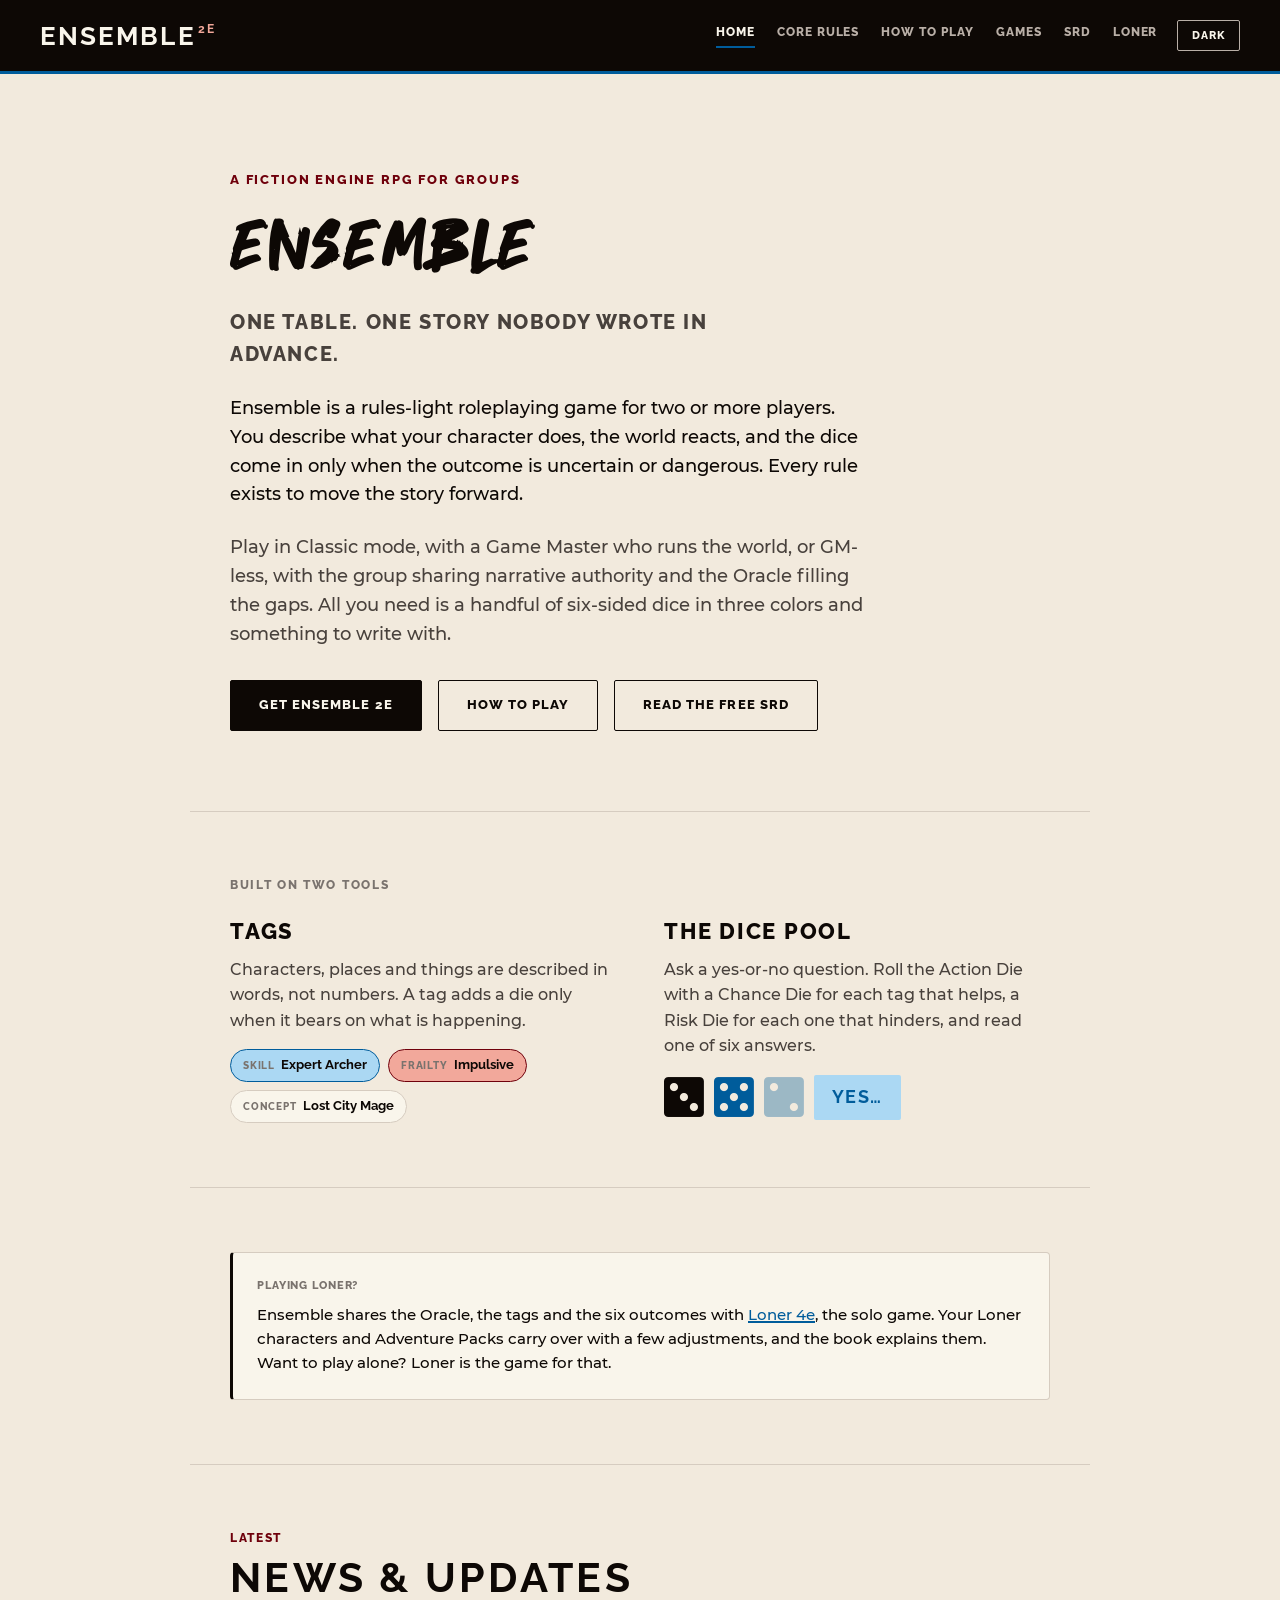
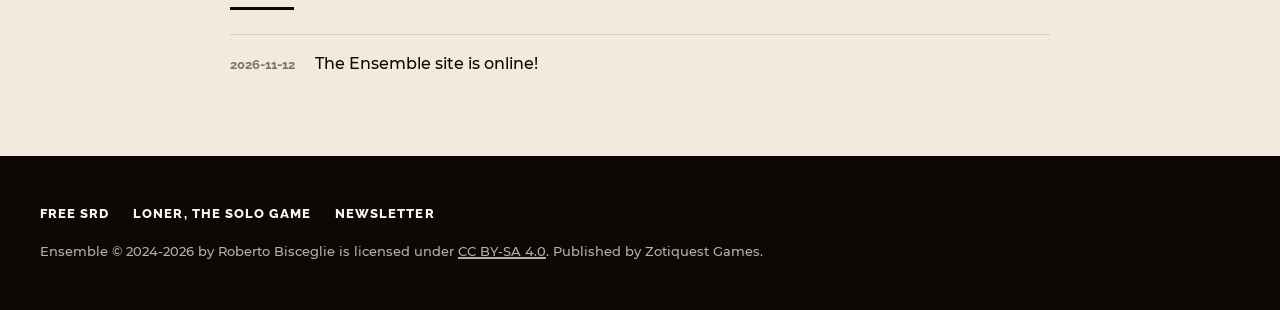
<file: index.html>
<!DOCTYPE html>
<html lang="en">
<head>
<meta charset="utf-8">
<meta name="viewport" content="width=device-width, initial-scale=1">
<title>Ensemble: a Fiction Engine RPG for Groups</title>
<meta name="description" content="Ensemble is a rules-light roleplaying game for two or more players. Play with a Game Master or without one. Built on the same Oracle as Loner.">
<meta property="og:type" content="website">
<meta property="og:title" content="Ensemble: a Fiction Engine RPG for Groups">
<meta property="og:description" content="Ensemble is a rules-light roleplaying game for two or more players. Play with a Game Master or without one. Built on the same Oracle as Loner.">
<meta property="og:url" content="https://ensemble.zotiquestgames.com/">
<meta property="og:site_name" content="Ensemble">
<meta property="og:image" content="https://ensemble.zotiquestgames.com/assets/images/covers/ensemble-2e.png">
<meta name="twitter:card" content="summary">
<meta name="twitter:title" content="Ensemble: a Fiction Engine RPG for Groups">
<meta name="twitter:description" content="Ensemble is a rules-light roleplaying game for two or more players. Play with a Game Master or without one. Built on the same Oracle as Loner.">
<link rel="icon" type="image/svg+xml" href="assets/favicon.svg">
<link rel="stylesheet" href="css/styles.css">
<script src="js/nav.js" defer></script>
</head>
<body>
<div class="page-shell">
  <header class="site-header">
    <div class="site-header__row">
      <a href="index.html" class="site-logo" aria-label="Ensemble home"><span class="site-logo__text">Ensemble<sup>2e</sup></span></a>
      <div class="site-header__actions">
        <nav class="site-nav" id="siteNav">
          <a href="index.html" class="nav-link nav-link--active">Home</a>
          <a href="core-rules.html" class="nav-link">Core Rules</a>
          <a href="how-to-play.html" class="nav-link">How To Play</a>
          <a href="games.html" class="nav-link">Games</a>
          <a href="https://ensemblesrd.zotiquestgames.com" class="nav-link" target="_blank" rel="noopener">SRD</a>
          <a href="https://loner.zotiquestgames.com" class="nav-link" target="_blank" rel="noopener">Loner</a>
        </nav>
        <button class="theme-toggle" id="themeToggle" type="button" aria-label="Toggle dark mode">Dark</button>
        <button class="menu-toggle" id="menuToggle" type="button" aria-label="Menu" aria-expanded="false">☰</button>
      </div>
    </div>
  </header>

  <main class="" style="flex:1">
    <section class="hero">
      <div class="hero__kicker">A Fiction Engine RPG for Groups</div>
      <h1 class="hero__title">Ensemble</h1>
      <div class="hero__tagline">One table. One story nobody wrote in advance.</div>
      <p class="hero__body">Ensemble is a rules-light roleplaying game for two or more players. You describe what your character does, the world reacts, and the dice come in only when the outcome is uncertain or dangerous. Every rule exists to move the story forward.</p>
      <p class="hero__body" style="color:var(--text-secondary)">Play in Classic mode, with a Game Master who runs the world, or GM-less, with the group sharing narrative authority and the Oracle filling the gaps. All you need is a handful of six-sided dice in three colors and something to write with.</p>
      <div class="hero__actions">
        <a href="core-rules.html" class="btn btn--primary">Get Ensemble 2e</a>
        <a href="how-to-play.html" class="btn btn--outline">How To Play</a>
        <a href="https://ensemblesrd.zotiquestgames.com" class="btn btn--outline" target="_blank" rel="noopener">Read the Free SRD</a>
      </div>
    </section>

    <section class="home-section">
      <div class="eyebrow">Built On Two Tools</div>
      <div class="feature-grid">
        <div class="feature-grid__col">
          <h3 style="font-family:var(--font-heading);font-weight:800;font-size:var(--size-h3);text-transform:uppercase;letter-spacing:var(--tracking-caps);margin:0">Tags</h3>
          <p style="margin:0;font-size:var(--size-body);line-height:var(--lh-body);color:var(--text-secondary)">Characters, places and things are described in words, not numbers. A tag adds a die only when it bears on what is happening.</p>
          <div class="tag-row" style="margin-top:4px">
            <span class="tag-chip tag-chip--positive"><span class="tag-chip__kind">Skill</span><span>Expert Archer</span></span>
            <span class="tag-chip tag-chip--negative"><span class="tag-chip__kind">Frailty</span><span>Impulsive</span></span>
            <span class="tag-chip"><span class="tag-chip__kind">Concept</span><span>Lost City Mage</span></span>
          </div>
        </div>
        <div class="feature-grid__col">
          <h3 style="font-family:var(--font-heading);font-weight:800;font-size:var(--size-h3);text-transform:uppercase;letter-spacing:var(--tracking-caps);margin:0">The Dice Pool</h3>
          <p style="margin:0;font-size:var(--size-body);line-height:var(--lh-body);color:var(--text-secondary)">Ask a yes-or-no question. Roll the Action Die with a Chance Die for each tag that helps, a Risk Die for each one that hinders, and read one of six answers.</p>
          <div class="pool-row" style="margin-top:4px">
            <span class="dice-glyph dice-glyph--lg dice-glyph--action" aria-label="Action Die showing 3">3</span>
            <span class="dice-glyph dice-glyph--lg dice-glyph--chance" aria-label="Chance Die showing 5">5</span>
            <span class="dice-glyph dice-glyph--lg dice-glyph--chance dice-glyph--dim" aria-label="Chance Die showing 2">2</span>
            <span class="oracle-badge"><span class="oracle-badge__result">Yes…</span></span>
          </div>
        </div>
      </div>
    </section>

    <section class="home-section">
      <div class="callout-box">
        <div class="callout-box__kicker">Playing Loner?</div>
        <div class="callout-box__body">Ensemble shares the Oracle, the tags and the six outcomes with <a href="https://loner.zotiquestgames.com" target="_blank" rel="noopener">Loner 4e</a>, the solo game. Your Loner characters and Adventure Packs carry over with a few adjustments, and the book explains them. Want to play alone? Loner is the game for that.</div>
      </div>
    </section>

    <section class="home-section">
      <div class="section-header">
        <div class="section-header__kicker">Latest</div>
        <h2 class="section-header__title">News &amp; Updates</h2>
        <div class="section-header__rule"></div>
      </div>
      <div class="news-list">
        <div class="news-item"><span class="news-item__date">2026-11-12</span><span class="news-item__text">The Ensemble site is online!</span></div>
      </div>
    </section>
  </main>

  <footer class="site-footer">
    <div class="site-footer__links">
      <a href="https://ensemblesrd.zotiquestgames.com" target="_blank" rel="noopener">Free SRD</a>
      <a href="https://loner.zotiquestgames.com" target="_blank" rel="noopener">Loner, the solo game</a>
      <a href="https://zotiquest.substack.com" target="_blank" rel="noopener">Newsletter</a>
    </div>
    <div class="site-footer__copy">Ensemble © 2024-2026 by Roberto Bisceglie is licensed under <a href="https://creativecommons.org/licenses/by-sa/4.0/" target="_blank" rel="noopener">CC BY-SA 4.0</a>. Published by Zotiquest Games.</div>
  </footer>
</div>
<!-- Cloudflare Web Analytics --><script defer type='module' src='https://static.cloudflareinsights.com/beacon.min.js' data-cf-beacon='{"token": "db6f0f33defd4043b366c4f5802cc875"}'></script><!-- End Cloudflare Web Analytics -->
</body>
</html>
</file>
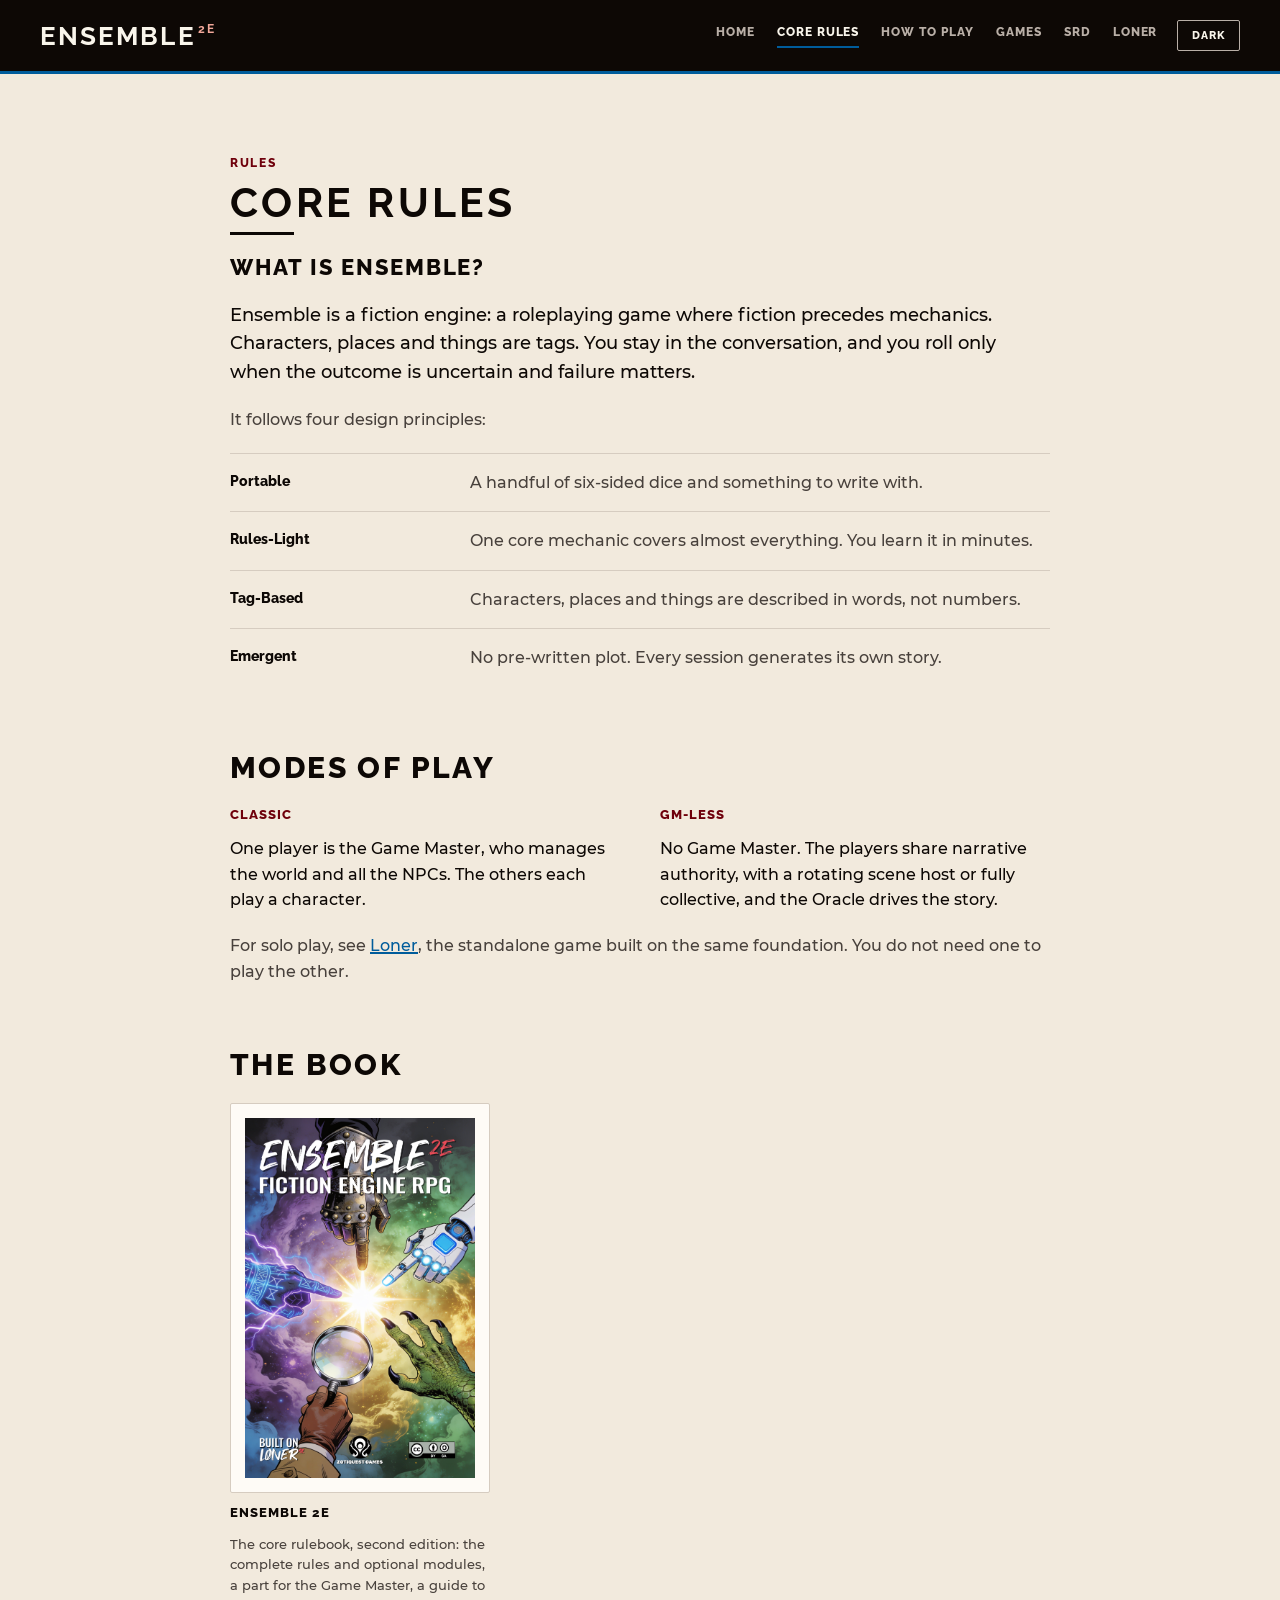
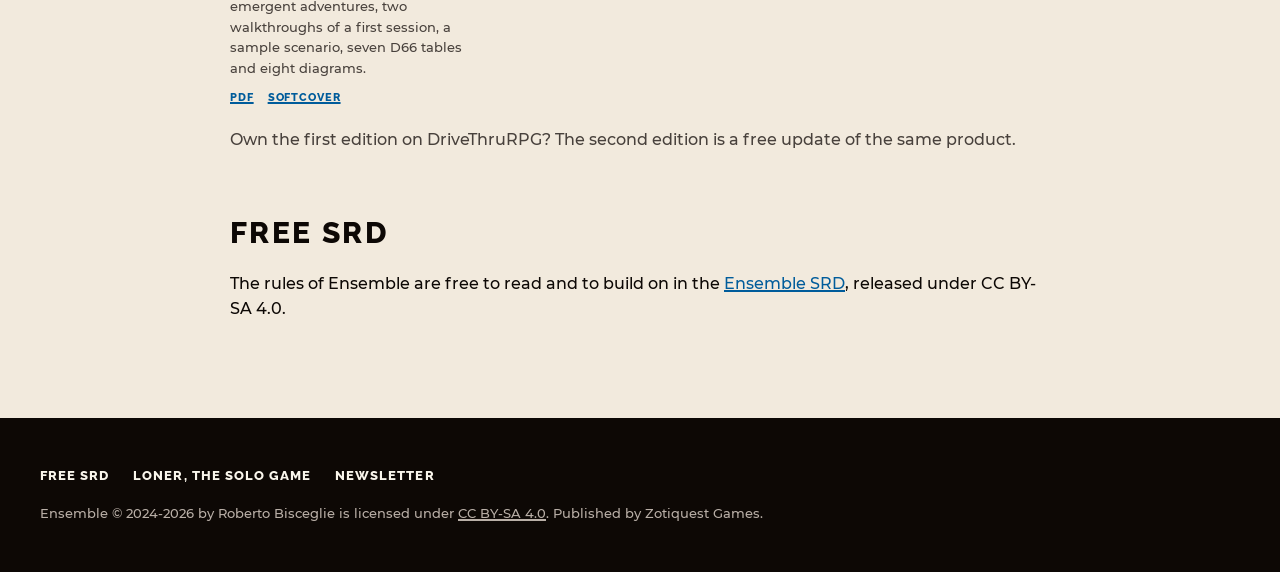
<file: core-rules.html>
<!DOCTYPE html>
<html lang="en">
<head>
<meta charset="utf-8">
<meta name="viewport" content="width=device-width, initial-scale=1">
<title>Core Rules | Ensemble</title>
<meta name="description" content="Ensemble 2e, the core rulebook: the complete rules, a part for the Game Master, two walkthroughs, a sample scenario and adventure tables.">
<meta property="og:type" content="website">
<meta property="og:title" content="Core Rules | Ensemble">
<meta property="og:description" content="Ensemble 2e, the core rulebook: the complete rules, a part for the Game Master, two walkthroughs, a sample scenario and adventure tables.">
<meta property="og:url" content="https://ensemble.zotiquestgames.com/core-rules.html">
<meta property="og:site_name" content="Ensemble">
<meta property="og:image" content="https://ensemble.zotiquestgames.com/assets/images/covers/ensemble-2e.png">
<meta name="twitter:card" content="summary">
<meta name="twitter:title" content="Core Rules | Ensemble">
<meta name="twitter:description" content="Ensemble 2e, the core rulebook: the complete rules, a part for the Game Master, two walkthroughs, a sample scenario and adventure tables.">
<link rel="icon" type="image/svg+xml" href="assets/favicon.svg">
<link rel="stylesheet" href="css/styles.css">
<script src="js/nav.js" defer></script>
</head>
<body>
<div class="page-shell">
  <header class="site-header">
    <div class="site-header__row">
      <a href="index.html" class="site-logo" aria-label="Ensemble home"><span class="site-logo__text">Ensemble<sup>2e</sup></span></a>
      <div class="site-header__actions">
        <nav class="site-nav" id="siteNav">
          <a href="index.html" class="nav-link">Home</a>
          <a href="core-rules.html" class="nav-link nav-link--active">Core Rules</a>
          <a href="how-to-play.html" class="nav-link">How To Play</a>
          <a href="games.html" class="nav-link">Games</a>
          <a href="https://ensemblesrd.zotiquestgames.com" class="nav-link" target="_blank" rel="noopener">SRD</a>
          <a href="https://loner.zotiquestgames.com" class="nav-link" target="_blank" rel="noopener">Loner</a>
        </nav>
        <button class="theme-toggle" id="themeToggle" type="button" aria-label="Toggle dark mode">Dark</button>
        <button class="menu-toggle" id="menuToggle" type="button" aria-label="Menu" aria-expanded="false">☰</button>
      </div>
    </div>
  </header>

  <main class="page-main">
    <section class="page-section">
      <div class="section-header">
        <div class="section-header__kicker">Rules</div>
        <h1 class="section-header__title">Core Rules</h1>
        <div class="section-header__rule"></div>
      </div>
      <h2 style="font-family:var(--font-heading);font-weight:800;font-size:var(--size-h3);text-transform:uppercase;letter-spacing:var(--tracking-caps);margin:0">What Is Ensemble?</h2>
      <p class="lede">Ensemble is a fiction engine: a roleplaying game where fiction precedes mechanics. Characters, places and things are tags. You stay in the conversation, and you roll only when the outcome is uncertain and failure matters.</p>
      <p class="muted" style="margin:0;font-size:var(--size-body);line-height:var(--lh-body)">It follows four design principles:</p>
      <div class="detail-list">
        <div class="detail-row"><div class="detail-row__label">Portable</div><div class="detail-row__body">A handful of six-sided dice and something to write with.</div></div>
        <div class="detail-row"><div class="detail-row__label">Rules-Light</div><div class="detail-row__body">One core mechanic covers almost everything. You learn it in minutes.</div></div>
        <div class="detail-row"><div class="detail-row__label">Tag-Based</div><div class="detail-row__body">Characters, places and things are described in words, not numbers.</div></div>
        <div class="detail-row"><div class="detail-row__label">Emergent</div><div class="detail-row__body">No pre-written plot. Every session generates its own story.</div></div>
      </div>
    </section>

    <section class="page-section">
      <h2 style="font-family:var(--font-heading);font-weight:800;font-size:var(--size-h2);text-transform:uppercase;letter-spacing:var(--tracking-caps);margin:0">Modes of Play</h2>
      <div class="rules-grid">
        <div class="rules-grid__col">
          <div class="rules-grid__label">Classic</div>
          <p style="margin:0;font-size:var(--size-body);line-height:var(--lh-body)">One player is the Game Master, who manages the world and all the NPCs. The others each play a character.</p>
        </div>
        <div class="rules-grid__col">
          <div class="rules-grid__label">GM-less</div>
          <p style="margin:0;font-size:var(--size-body);line-height:var(--lh-body)">No Game Master. The players share narrative authority, with a rotating scene host or fully collective, and the Oracle drives the story.</p>
        </div>
      </div>
      <p class="muted" style="margin:0;font-size:var(--size-body);line-height:var(--lh-body)">For solo play, see <a href="https://loner.zotiquestgames.com" target="_blank" rel="noopener">Loner</a>, the standalone game built on the same foundation. You do not need one to play the other.</p>
    </section>

    <section class="page-section">
      <h2 style="font-family:var(--font-heading);font-weight:800;font-size:var(--size-h2);text-transform:uppercase;letter-spacing:var(--tracking-caps);margin:0">The Book</h2>
      <div class="book-grid">

        <div class="book-card">
          <div class="book-cover"><img src="assets/images/covers/ensemble-2e.png" alt="Ensemble 2e cover" loading="lazy" onerror="this.style.display='none';this.nextElementSibling.style.display='block'"><span class="book-cover__label" style="display:none">Ensemble 2e cover</span></div>
          <div class="book-title">Ensemble 2e</div>
          <div class="book-desc">The core rulebook, second edition: the complete rules and optional modules, a part for the Game Master, a guide to emergent adventures, two walkthroughs of a first session, a sample scenario, seven D66 tables and eight diagrams.</div>
          <div class="book-links">
            <a href="https://www.drivethrurpg.com/en/product/550068" target="_blank" rel="noopener">PDF</a>
            <a href="https://www.amazon.com/dp/B0HQGHBTRD" target="_blank" rel="noopener">Softcover</a>
          </div>
        </div>

      </div>
      <p class="muted" style="margin:0;font-size:var(--size-body);line-height:var(--lh-body)">Own the first edition on DriveThruRPG? The second edition is a free update of the same product.</p>
    </section>

    <section class="page-section">
      <h2 style="font-family:var(--font-heading);font-weight:800;font-size:var(--size-h2);text-transform:uppercase;letter-spacing:var(--tracking-caps);margin:0">Free SRD</h2>
      <p style="margin:0;font-size:var(--size-body);line-height:var(--lh-body)">The rules of Ensemble are free to read and to build on in the <a href="https://ensemblesrd.zotiquestgames.com" target="_blank" rel="noopener">Ensemble SRD</a>, released under CC BY-SA 4.0.</p>
    </section>
  </main>

  <footer class="site-footer">
    <div class="site-footer__links">
      <a href="https://ensemblesrd.zotiquestgames.com" target="_blank" rel="noopener">Free SRD</a>
      <a href="https://loner.zotiquestgames.com" target="_blank" rel="noopener">Loner, the solo game</a>
      <a href="https://zotiquest.substack.com" target="_blank" rel="noopener">Newsletter</a>
    </div>
    <div class="site-footer__copy">Ensemble © 2024-2026 by Roberto Bisceglie is licensed under <a href="https://creativecommons.org/licenses/by-sa/4.0/" target="_blank" rel="noopener">CC BY-SA 4.0</a>. Published by Zotiquest Games.</div>
  </footer>
</div>
<!-- Cloudflare Web Analytics --><script defer type='module' src='https://static.cloudflareinsights.com/beacon.min.js' data-cf-beacon='{"token": "db6f0f33defd4043b366c4f5802cc875"}'></script><!-- End Cloudflare Web Analytics -->
</body>
</html>
</file>
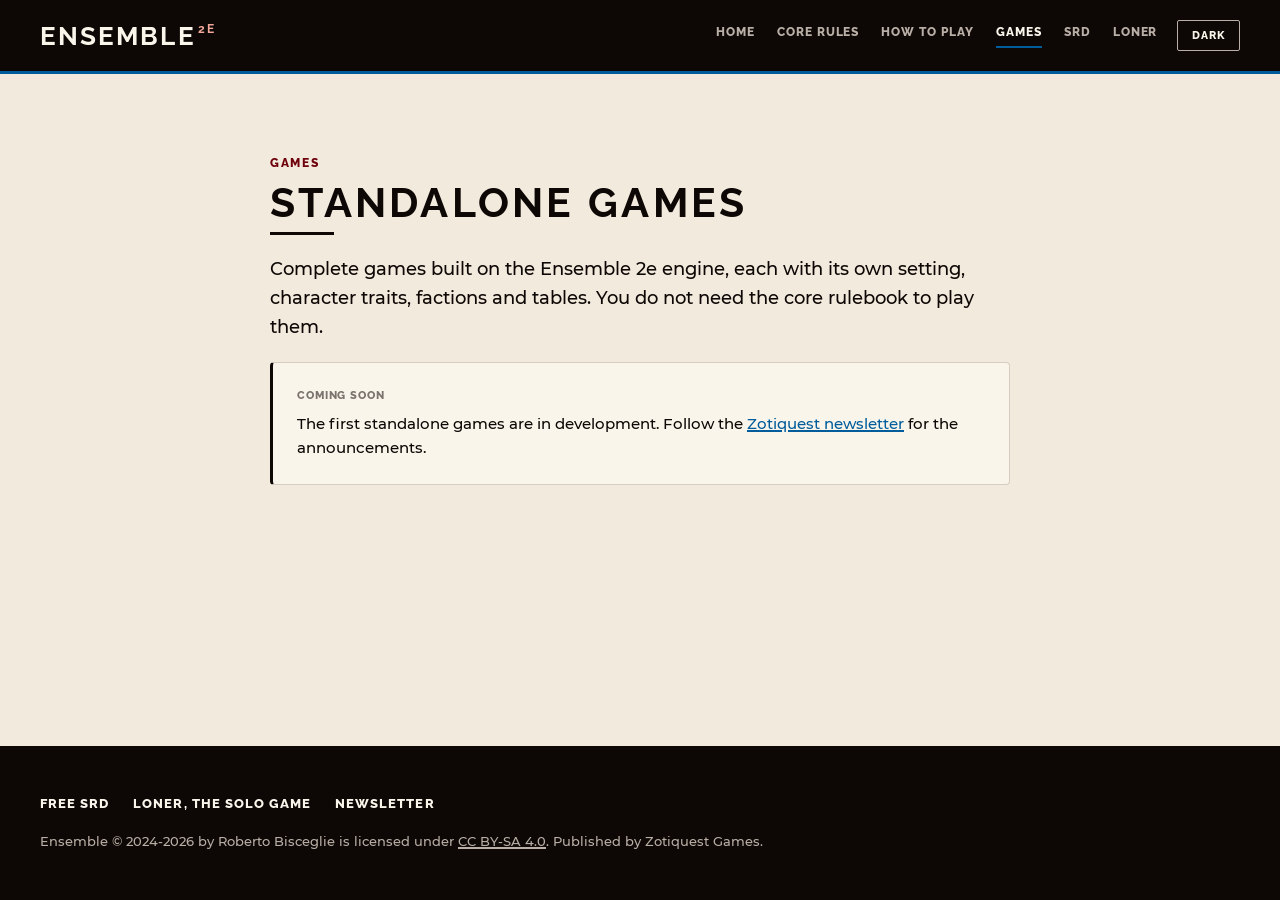
<file: games.html>
<!DOCTYPE html>
<html lang="en">
<head>
<meta charset="utf-8">
<meta name="viewport" content="width=device-width, initial-scale=1">
<title>Games | Ensemble</title>
<meta name="description" content="Standalone games built on the Ensemble 2e engine.">
<meta property="og:type" content="website">
<meta property="og:title" content="Games | Ensemble">
<meta property="og:description" content="Standalone games built on the Ensemble 2e engine.">
<meta property="og:url" content="https://ensemble.zotiquestgames.com/games.html">
<meta property="og:site_name" content="Ensemble">
<meta property="og:image" content="https://ensemble.zotiquestgames.com/assets/images/covers/ensemble-2e.png">
<meta name="twitter:card" content="summary">
<meta name="twitter:title" content="Games | Ensemble">
<meta name="twitter:description" content="Standalone games built on the Ensemble 2e engine.">
<link rel="icon" type="image/svg+xml" href="assets/favicon.svg">
<link rel="stylesheet" href="css/styles.css">
<script src="js/nav.js" defer></script>
</head>
<body>
<div class="page-shell">
  <header class="site-header">
    <div class="site-header__row">
      <a href="index.html" class="site-logo" aria-label="Ensemble home"><span class="site-logo__text">Ensemble<sup>2e</sup></span></a>
      <div class="site-header__actions">
        <nav class="site-nav" id="siteNav">
          <a href="index.html" class="nav-link">Home</a>
          <a href="core-rules.html" class="nav-link">Core Rules</a>
          <a href="how-to-play.html" class="nav-link">How To Play</a>
          <a href="games.html" class="nav-link nav-link--active">Games</a>
          <a href="https://ensemblesrd.zotiquestgames.com" class="nav-link" target="_blank" rel="noopener">SRD</a>
          <a href="https://loner.zotiquestgames.com" class="nav-link" target="_blank" rel="noopener">Loner</a>
        </nav>
        <button class="theme-toggle" id="themeToggle" type="button" aria-label="Toggle dark mode">Dark</button>
        <button class="menu-toggle" id="menuToggle" type="button" aria-label="Menu" aria-expanded="false">☰</button>
      </div>
    </div>
  </header>

  <main class="page-main page-main--md">
    <section class="page-section">
      <div class="section-header">
        <div class="section-header__kicker">Games</div>
        <h1 class="section-header__title">Standalone Games</h1>
        <div class="section-header__rule"></div>
      </div>
      <p style="margin:0;font-size:var(--size-body-lg);line-height:var(--lh-body)">Complete games built on the Ensemble 2e engine, each with its own setting, character traits, factions and tables. You do not need the core rulebook to play them.</p>
      <div class="callout-box">
        <div class="callout-box__kicker">Coming Soon</div>
        <div class="callout-box__body">The first standalone games are in development. Follow the <a href="https://zotiquest.substack.com" target="_blank" rel="noopener">Zotiquest newsletter</a> for the announcements.</div>
      </div>
    </section>
  </main>

  <footer class="site-footer">
    <div class="site-footer__links">
      <a href="https://ensemblesrd.zotiquestgames.com" target="_blank" rel="noopener">Free SRD</a>
      <a href="https://loner.zotiquestgames.com" target="_blank" rel="noopener">Loner, the solo game</a>
      <a href="https://zotiquest.substack.com" target="_blank" rel="noopener">Newsletter</a>
    </div>
    <div class="site-footer__copy">Ensemble © 2024-2026 by Roberto Bisceglie is licensed under <a href="https://creativecommons.org/licenses/by-sa/4.0/" target="_blank" rel="noopener">CC BY-SA 4.0</a>. Published by Zotiquest Games.</div>
  </footer>
</div>
<!-- Cloudflare Web Analytics --><script defer type='module' src='https://static.cloudflareinsights.com/beacon.min.js' data-cf-beacon='{"token": "db6f0f33defd4043b366c4f5802cc875"}'></script><!-- End Cloudflare Web Analytics -->
</body>
</html>
</file>
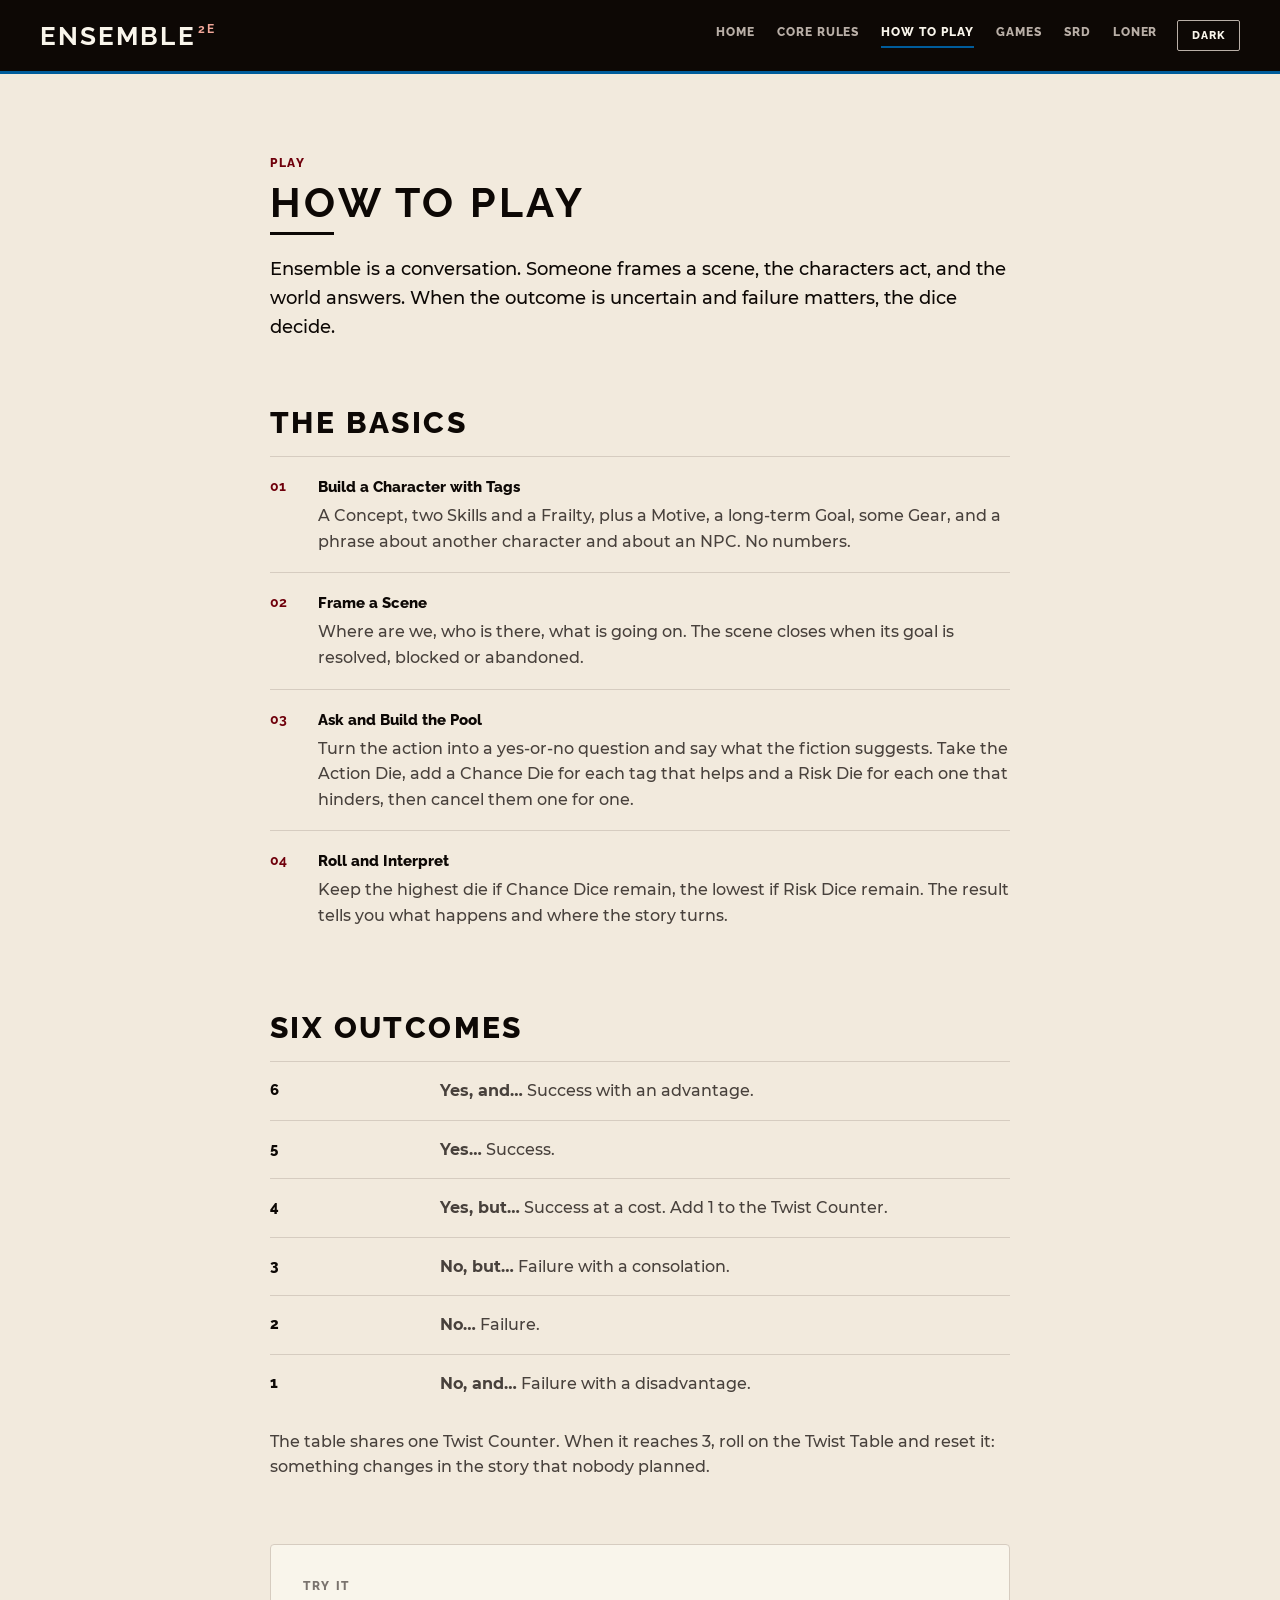
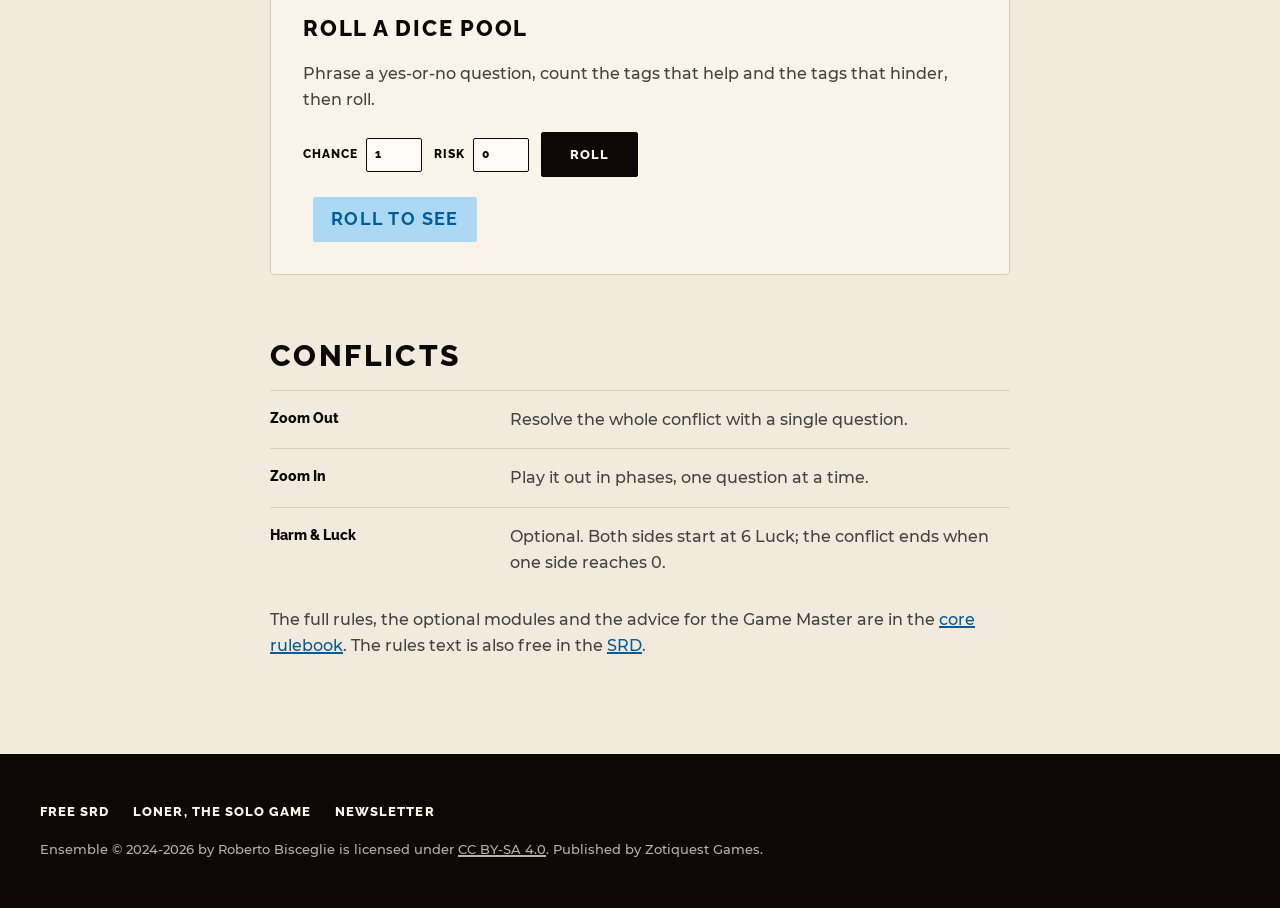
<file: how-to-play.html>
<!DOCTYPE html>
<html lang="en">
<head>
<meta charset="utf-8">
<meta name="viewport" content="width=device-width, initial-scale=1">
<title>How To Play | Ensemble</title>
<meta name="description" content="How Ensemble works: build a character with tags, ask a yes-or-no question, build the dice pool, read one of six outcomes.">
<meta property="og:type" content="website">
<meta property="og:title" content="How To Play | Ensemble">
<meta property="og:description" content="How Ensemble works: build a character with tags, ask a yes-or-no question, build the dice pool, read one of six outcomes.">
<meta property="og:url" content="https://ensemble.zotiquestgames.com/how-to-play.html">
<meta property="og:site_name" content="Ensemble">
<meta property="og:image" content="https://ensemble.zotiquestgames.com/assets/images/covers/ensemble-2e.png">
<meta name="twitter:card" content="summary">
<meta name="twitter:title" content="How To Play | Ensemble">
<meta name="twitter:description" content="How Ensemble works: build a character with tags, ask a yes-or-no question, build the dice pool, read one of six outcomes.">
<link rel="icon" type="image/svg+xml" href="assets/favicon.svg">
<link rel="stylesheet" href="css/styles.css">
<script src="js/nav.js" defer></script>
<script src="js/pool-roller.js" defer></script>
</head>
<body>
<div class="page-shell">
  <header class="site-header">
    <div class="site-header__row">
      <a href="index.html" class="site-logo" aria-label="Ensemble home"><span class="site-logo__text">Ensemble<sup>2e</sup></span></a>
      <div class="site-header__actions">
        <nav class="site-nav" id="siteNav">
          <a href="index.html" class="nav-link">Home</a>
          <a href="core-rules.html" class="nav-link">Core Rules</a>
          <a href="how-to-play.html" class="nav-link nav-link--active">How To Play</a>
          <a href="games.html" class="nav-link">Games</a>
          <a href="https://ensemblesrd.zotiquestgames.com" class="nav-link" target="_blank" rel="noopener">SRD</a>
          <a href="https://loner.zotiquestgames.com" class="nav-link" target="_blank" rel="noopener">Loner</a>
        </nav>
        <button class="theme-toggle" id="themeToggle" type="button" aria-label="Toggle dark mode">Dark</button>
        <button class="menu-toggle" id="menuToggle" type="button" aria-label="Menu" aria-expanded="false">☰</button>
      </div>
    </div>
  </header>

  <main class="page-main page-main--md">
    <section class="page-section">
      <div class="section-header">
        <div class="section-header__kicker">Play</div>
        <h1 class="section-header__title">How To Play</h1>
        <div class="section-header__rule"></div>
      </div>
      <p style="margin:0;font-size:var(--size-body-lg);line-height:var(--lh-body)">Ensemble is a conversation. Someone frames a scene, the characters act, and the world answers. When the outcome is uncertain and failure matters, the dice decide.</p>
    </section>

    <section class="page-section" style="gap:16px">
      <h2 style="font-family:var(--font-heading);font-weight:800;font-size:var(--size-h2);text-transform:uppercase;letter-spacing:var(--tracking-caps);margin:0">The Basics</h2>
      <div class="cycle-list">
        <div class="cycle-step"><div class="cycle-step__n">01</div><div class="cycle-step__body">
          <div class="cycle-step__title">Build a Character with Tags</div>
          <div class="cycle-step__text">A Concept, two Skills and a Frailty, plus a Motive, a long-term Goal, some Gear, and a phrase about another character and about an NPC. No numbers.</div>
        </div></div>
        <div class="cycle-step"><div class="cycle-step__n">02</div><div class="cycle-step__body">
          <div class="cycle-step__title">Frame a Scene</div>
          <div class="cycle-step__text">Where are we, who is there, what is going on. The scene closes when its goal is resolved, blocked or abandoned.</div>
        </div></div>
        <div class="cycle-step"><div class="cycle-step__n">03</div><div class="cycle-step__body">
          <div class="cycle-step__title">Ask and Build the Pool</div>
          <div class="cycle-step__text">Turn the action into a yes-or-no question and say what the fiction suggests. Take the Action Die, add a Chance Die for each tag that helps and a Risk Die for each one that hinders, then cancel them one for one.</div>
        </div></div>
        <div class="cycle-step"><div class="cycle-step__n">04</div><div class="cycle-step__body">
          <div class="cycle-step__title">Roll and Interpret</div>
          <div class="cycle-step__text">Keep the highest die if Chance Dice remain, the lowest if Risk Dice remain. The result tells you what happens and where the story turns.</div>
        </div></div>
      </div>
    </section>

    <section class="page-section" style="gap:16px">
      <h2 style="font-family:var(--font-heading);font-weight:800;font-size:var(--size-h2);text-transform:uppercase;letter-spacing:var(--tracking-caps);margin:0">Six Outcomes</h2>
      <div class="detail-list">
        <div class="detail-row"><div class="detail-row__label detail-row__label--sm">6</div><div class="detail-row__body"><strong>Yes, and…</strong> Success with an advantage.</div></div>
        <div class="detail-row"><div class="detail-row__label detail-row__label--sm">5</div><div class="detail-row__body"><strong>Yes…</strong> Success.</div></div>
        <div class="detail-row"><div class="detail-row__label detail-row__label--sm">4</div><div class="detail-row__body"><strong>Yes, but…</strong> Success at a cost. Add 1 to the Twist Counter.</div></div>
        <div class="detail-row"><div class="detail-row__label detail-row__label--sm">3</div><div class="detail-row__body"><strong>No, but…</strong> Failure with a consolation.</div></div>
        <div class="detail-row"><div class="detail-row__label detail-row__label--sm">2</div><div class="detail-row__body"><strong>No…</strong> Failure.</div></div>
        <div class="detail-row"><div class="detail-row__label detail-row__label--sm">1</div><div class="detail-row__body"><strong>No, and…</strong> Failure with a disadvantage.</div></div>
      </div>
      <p style="margin:0;font-size:var(--size-body);line-height:var(--lh-body);color:var(--text-secondary)">The table shares one Twist Counter. When it reaches 3, roll on the Twist Table and reset it: something changes in the story that nobody planned.</p>
    </section>

    <section class="try-box">
      <div class="eyebrow">Try It</div>
      <h3 style="font-family:var(--font-heading);font-weight:800;font-size:var(--size-h3);text-transform:uppercase;letter-spacing:var(--tracking-caps);margin:0">Roll a Dice Pool</h3>
      <p style="margin:0;font-size:var(--size-body);line-height:var(--lh-body);color:var(--text-secondary)">Phrase a yes-or-no question, count the tags that help and the tags that hinder, then roll.</p>
      <div class="pool-controls">
        <label>Chance <input id="poolChance" type="number" min="0" max="6" value="1"></label>
        <label>Risk <input id="poolRisk" type="number" min="0" max="6" value="0"></label>
        <button id="poolRollButton" type="button" class="btn btn--primary">Roll</button>
      </div>
      <div class="pool-row" aria-live="polite">
        <span id="poolDice" class="pool-row"></span>
        <span class="oracle-badge">
          <span class="oracle-badge__result" id="poolResult">Roll to see</span>
          <span class="oracle-badge__twist" id="poolTwist" style="display:none">+1 Twist</span>
        </span>
      </div>
    </section>

    <section class="page-section" style="gap:16px">
      <h2 style="font-family:var(--font-heading);font-weight:800;font-size:var(--size-h2);text-transform:uppercase;letter-spacing:var(--tracking-caps);margin:0">Conflicts</h2>
      <div class="detail-list">
        <div class="detail-row"><div class="detail-row__label">Zoom Out</div><div class="detail-row__body">Resolve the whole conflict with a single question.</div></div>
        <div class="detail-row"><div class="detail-row__label">Zoom In</div><div class="detail-row__body">Play it out in phases, one question at a time.</div></div>
        <div class="detail-row"><div class="detail-row__label">Harm &amp; Luck</div><div class="detail-row__body">Optional. Both sides start at 6 Luck; the conflict ends when one side reaches 0.</div></div>
      </div>
      <p style="margin:0;font-size:var(--size-body);line-height:var(--lh-body);color:var(--text-secondary)">The full rules, the optional modules and the advice for the Game Master are in the <a href="core-rules.html">core rulebook</a>. The rules text is also free in the <a href="https://ensemblesrd.zotiquestgames.com" target="_blank" rel="noopener">SRD</a>.</p>
    </section>
  </main>

  <footer class="site-footer">
    <div class="site-footer__links">
      <a href="https://ensemblesrd.zotiquestgames.com" target="_blank" rel="noopener">Free SRD</a>
      <a href="https://loner.zotiquestgames.com" target="_blank" rel="noopener">Loner, the solo game</a>
      <a href="https://zotiquest.substack.com" target="_blank" rel="noopener">Newsletter</a>
    </div>
    <div class="site-footer__copy">Ensemble © 2024-2026 by Roberto Bisceglie is licensed under <a href="https://creativecommons.org/licenses/by-sa/4.0/" target="_blank" rel="noopener">CC BY-SA 4.0</a>. Published by Zotiquest Games.</div>
  </footer>
</div>
<!-- Cloudflare Web Analytics --><script defer type='module' src='https://static.cloudflareinsights.com/beacon.min.js' data-cf-beacon='{"token": "db6f0f33defd4043b366c4f5802cc875"}'></script><!-- End Cloudflare Web Analytics -->
</body>
</html>
</file>
<file: css/styles.css>
@import url('tokens/typography.css');
@import url('tokens/colors.css');
@import url('tokens/spacing.css');
@import url('tokens/base.css');
@import url('site.css');
</file>
